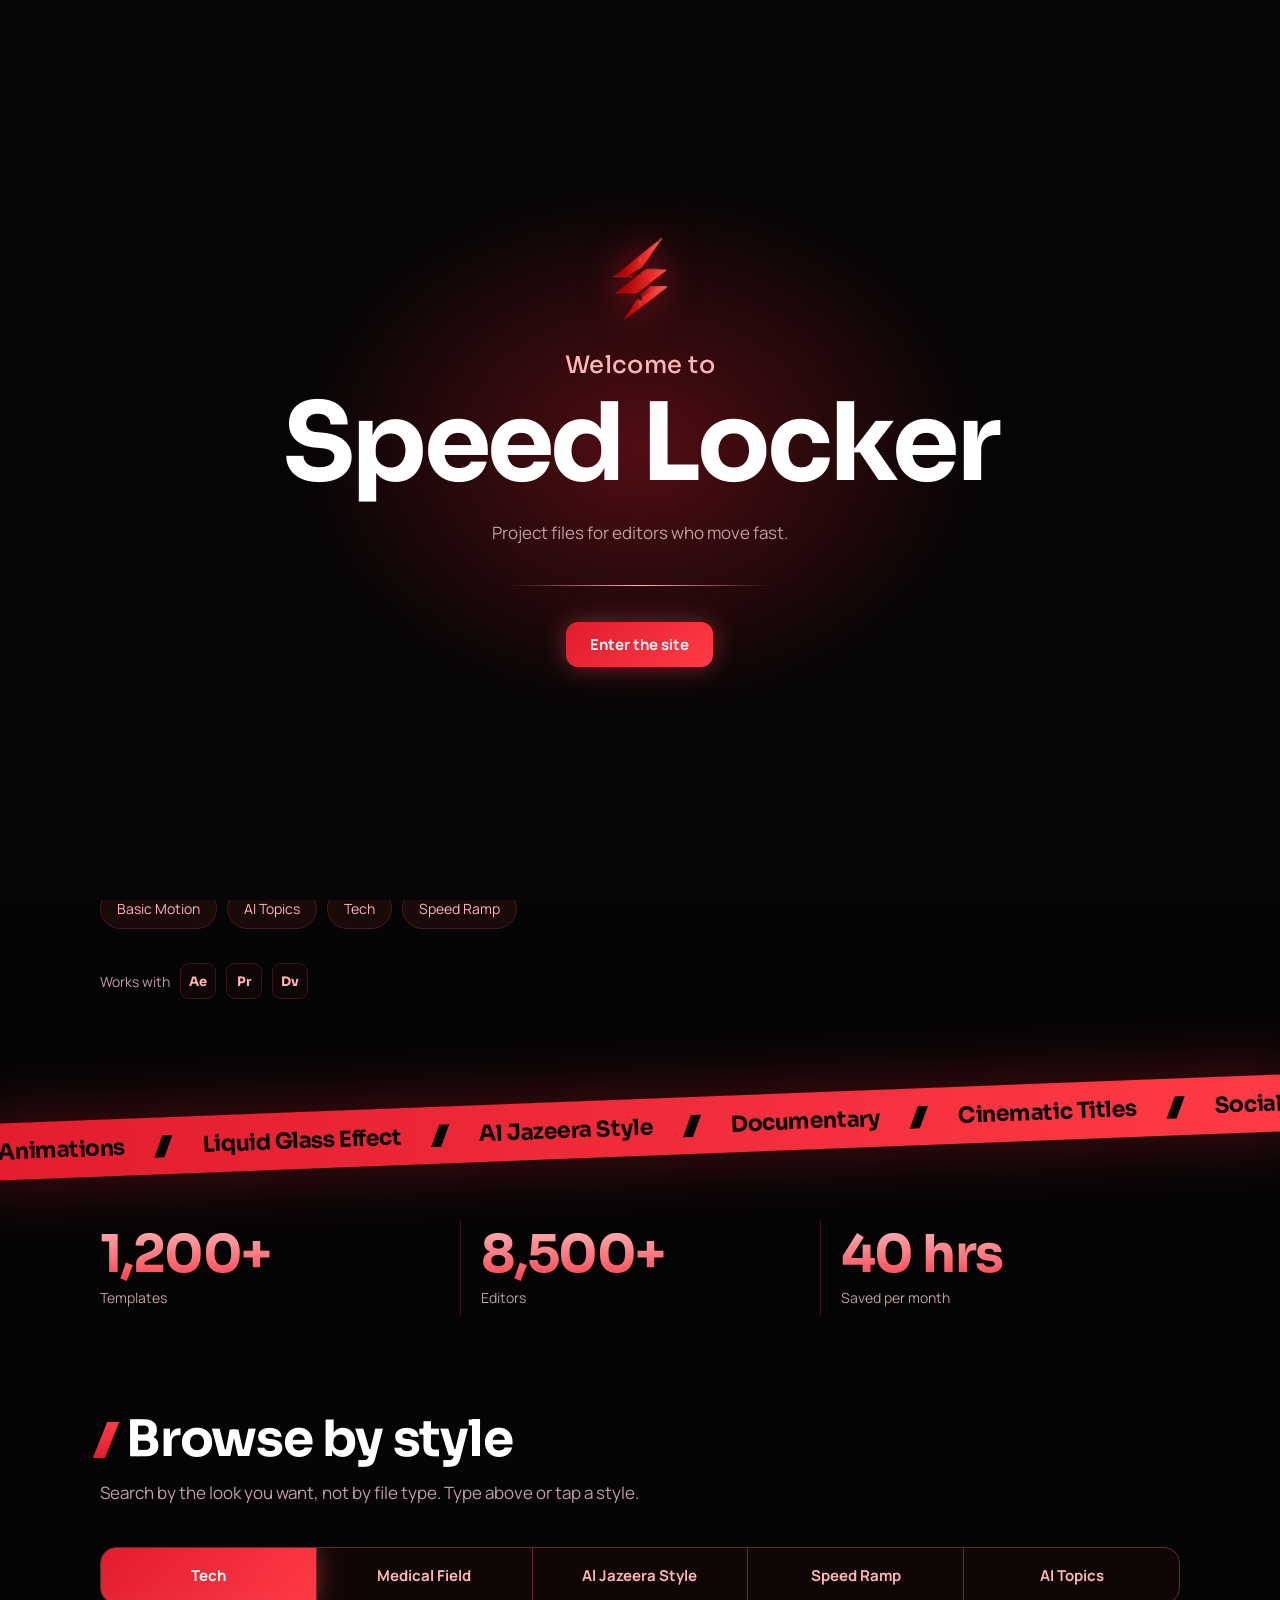
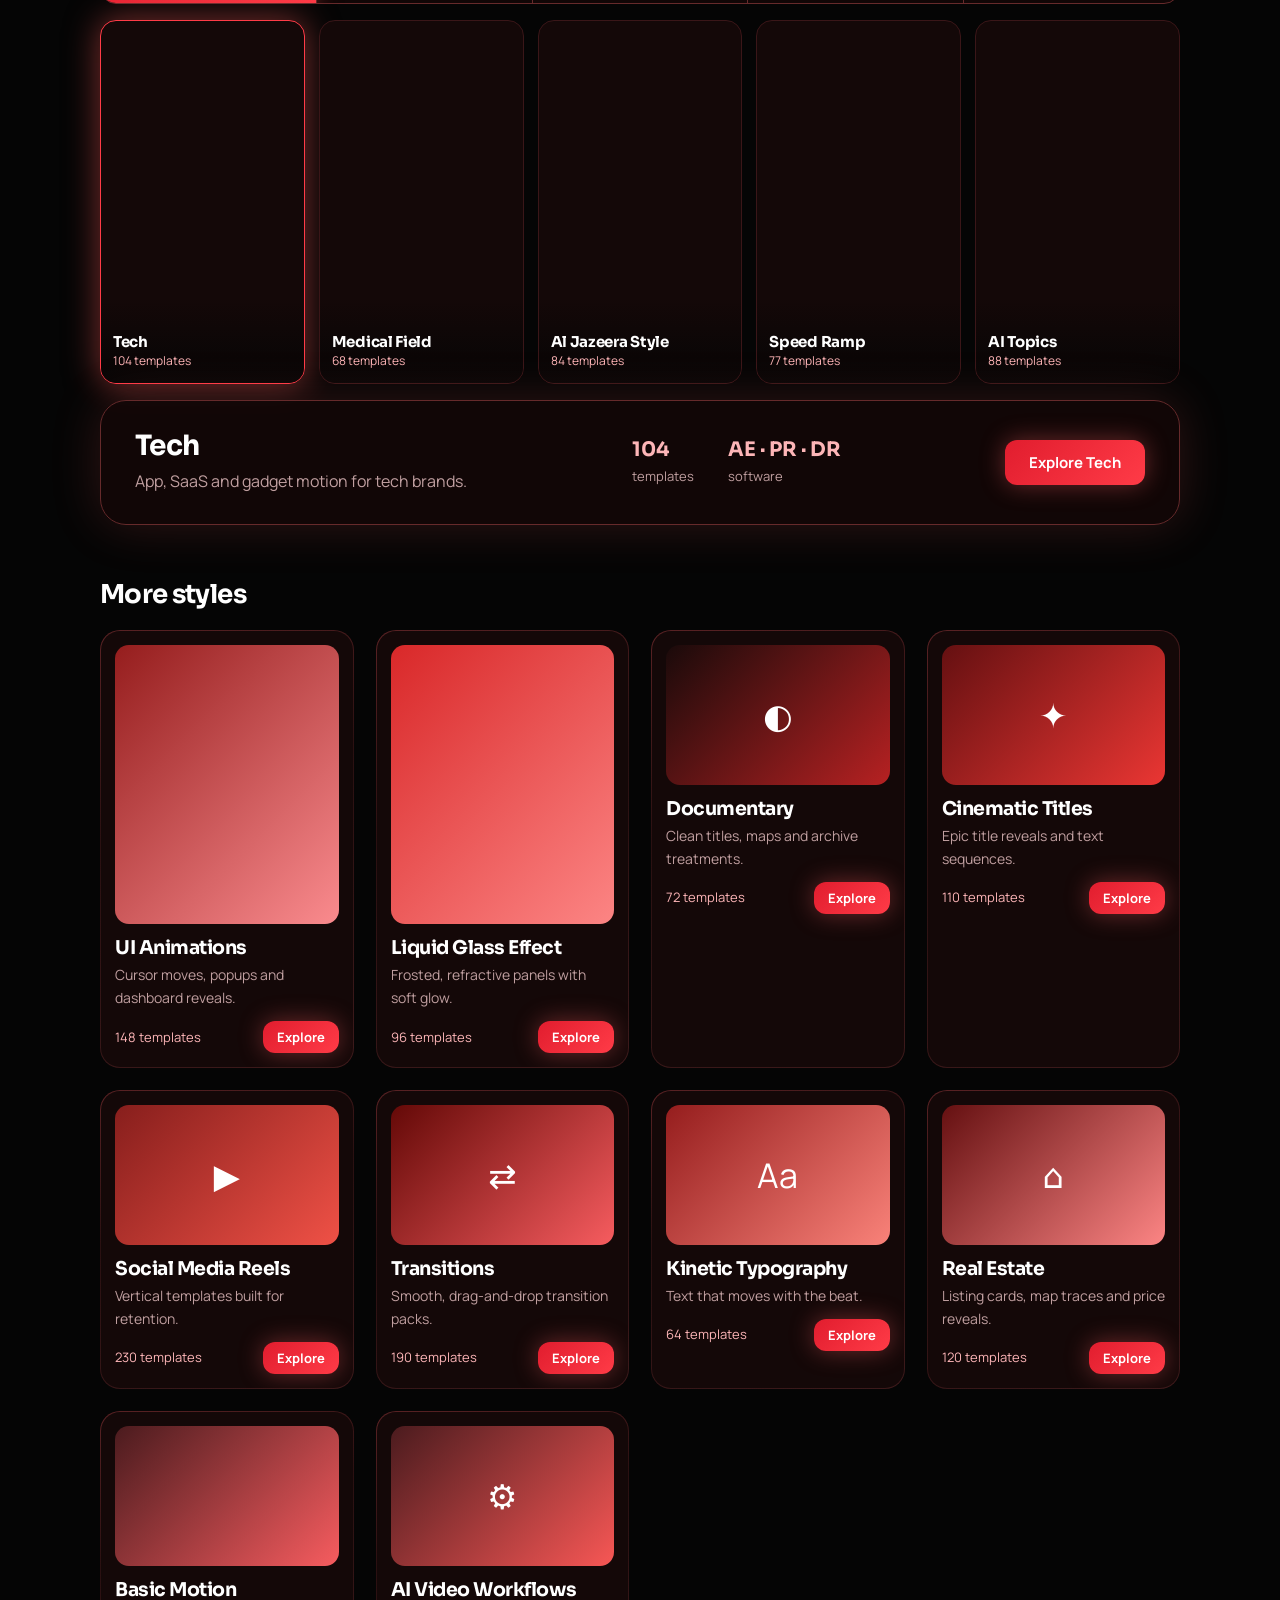
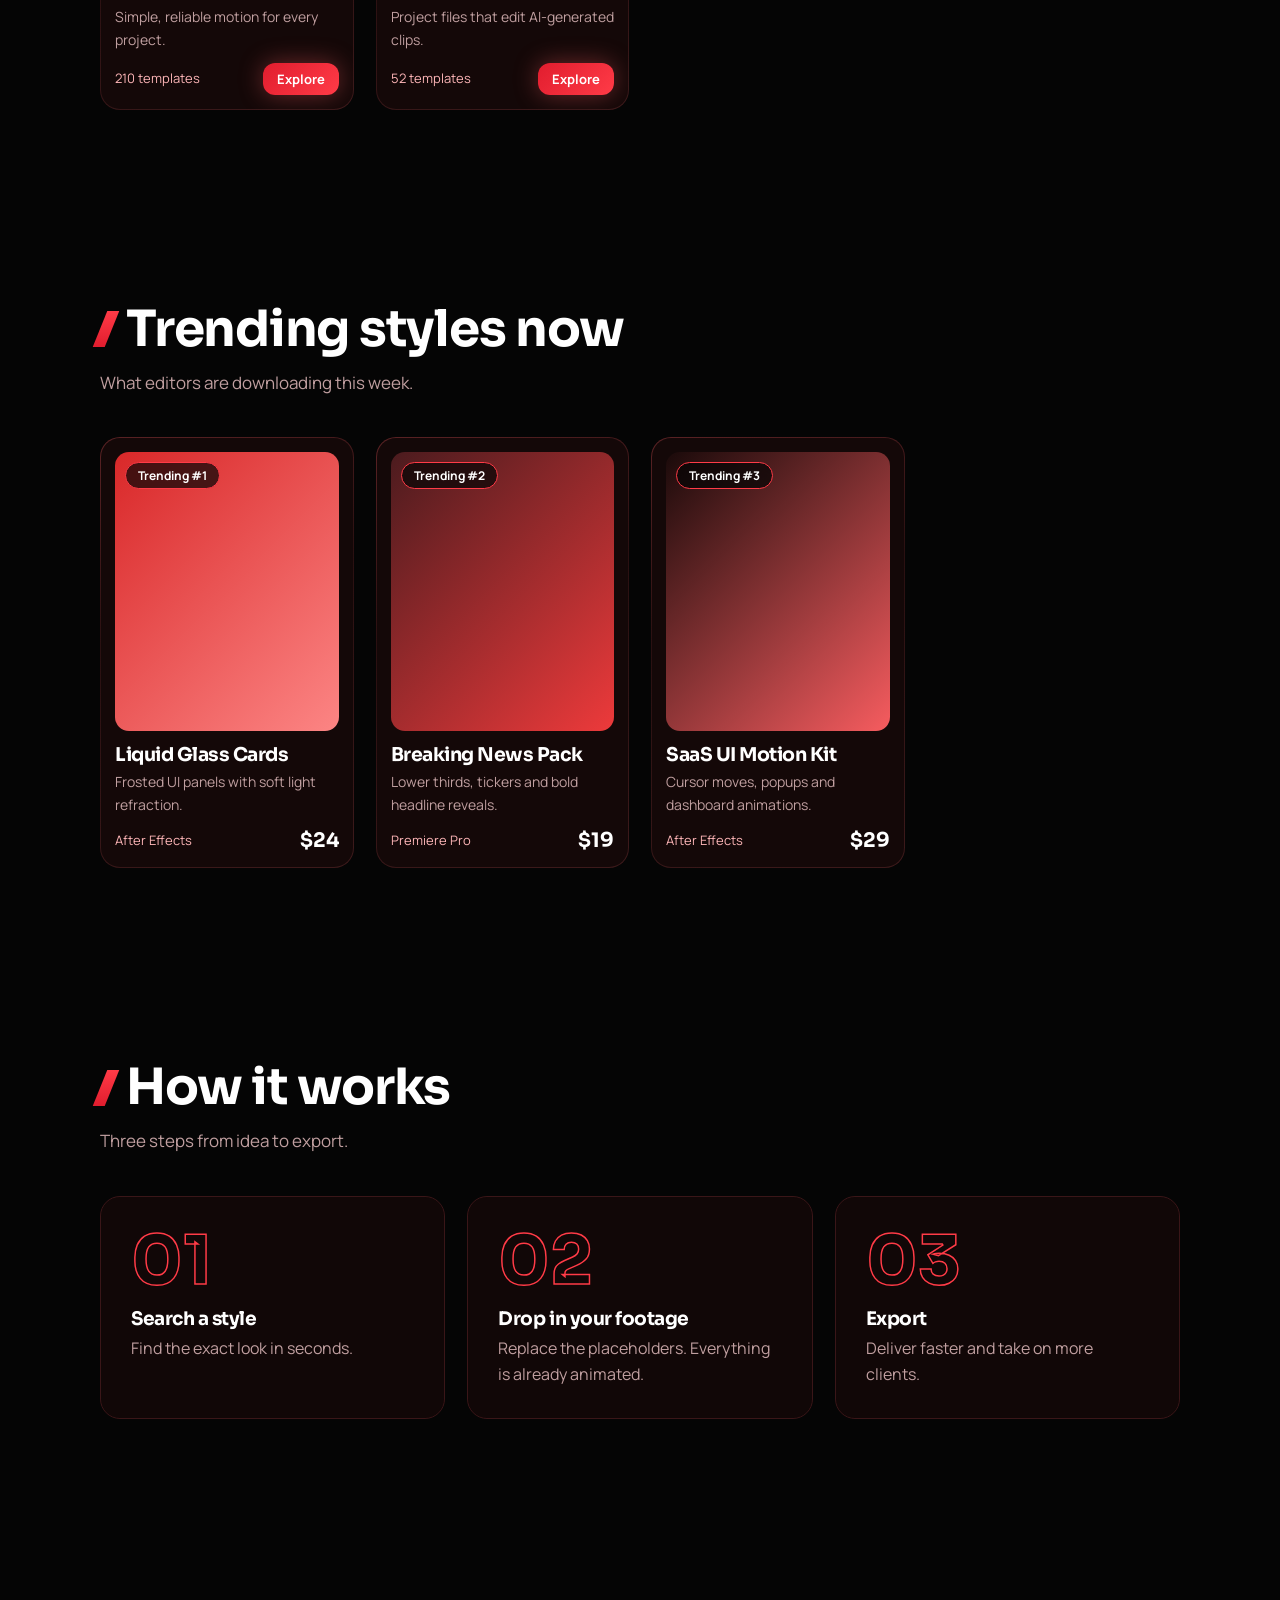
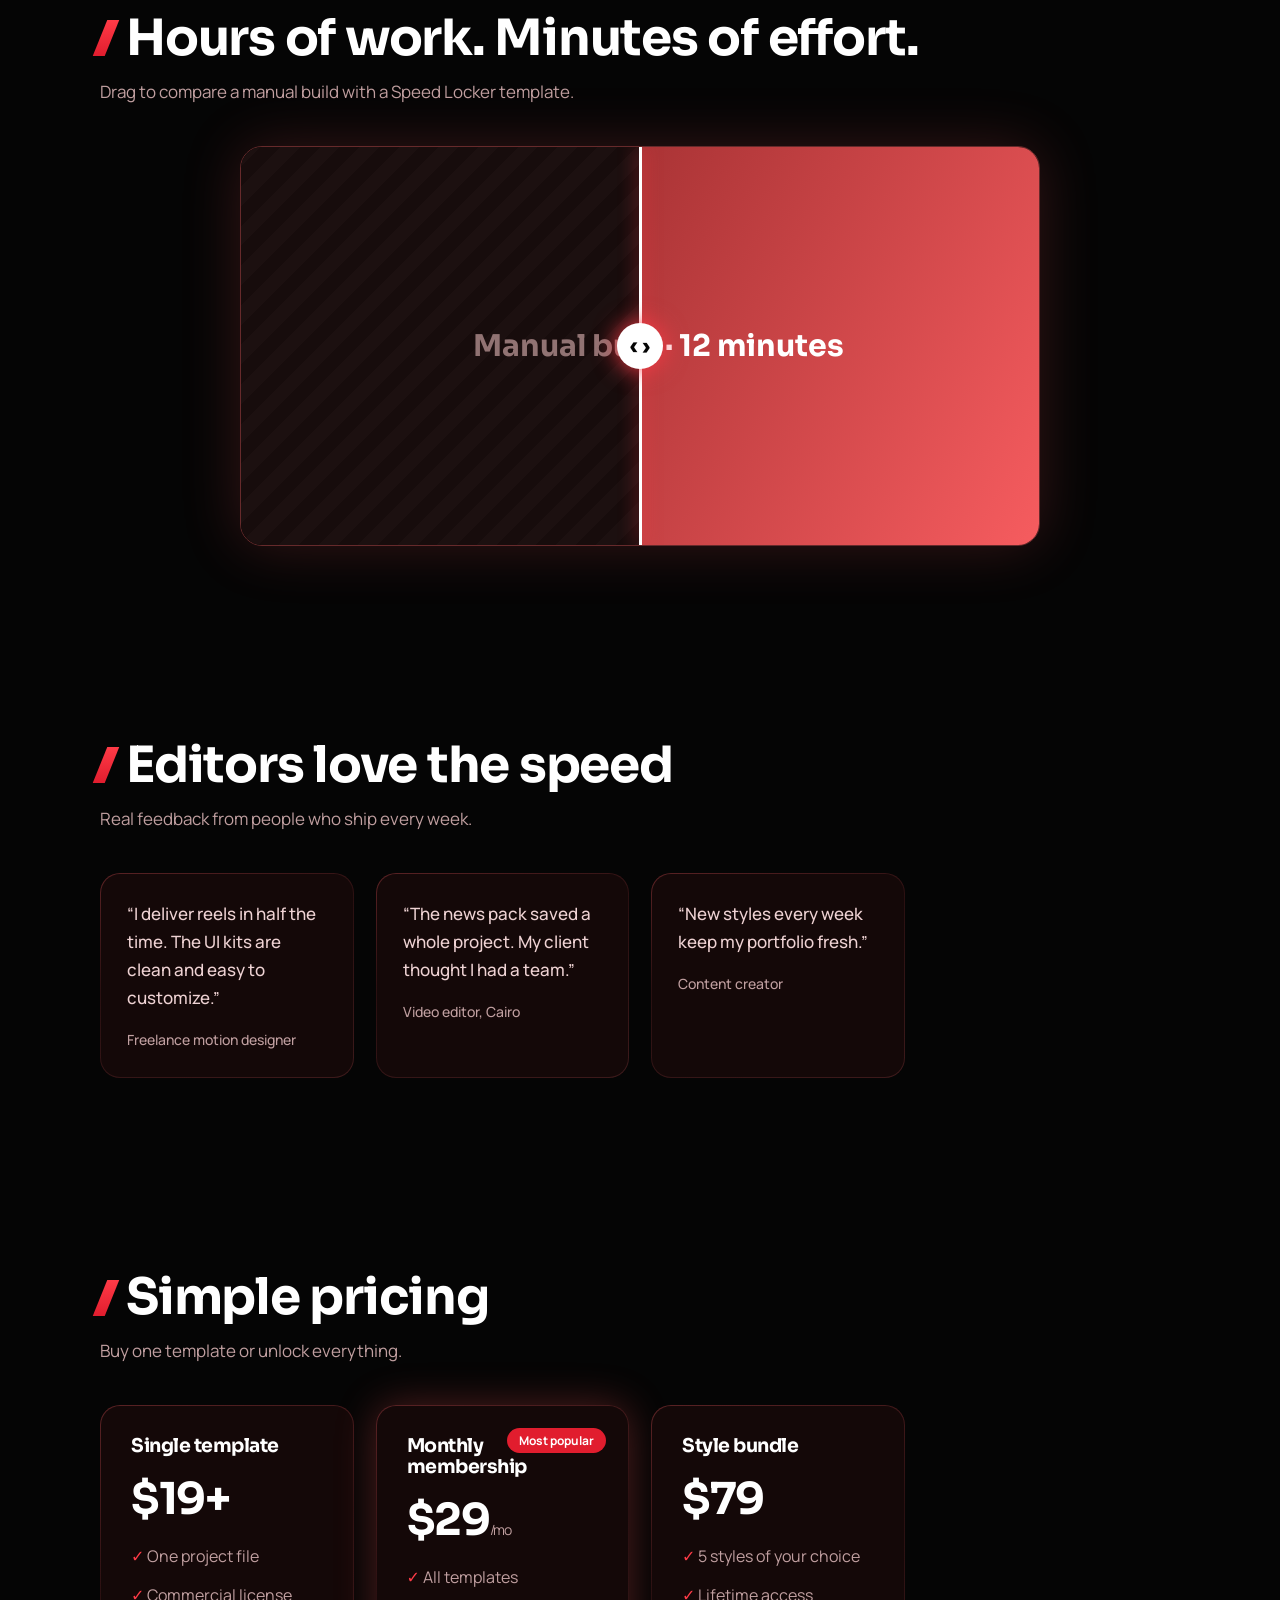
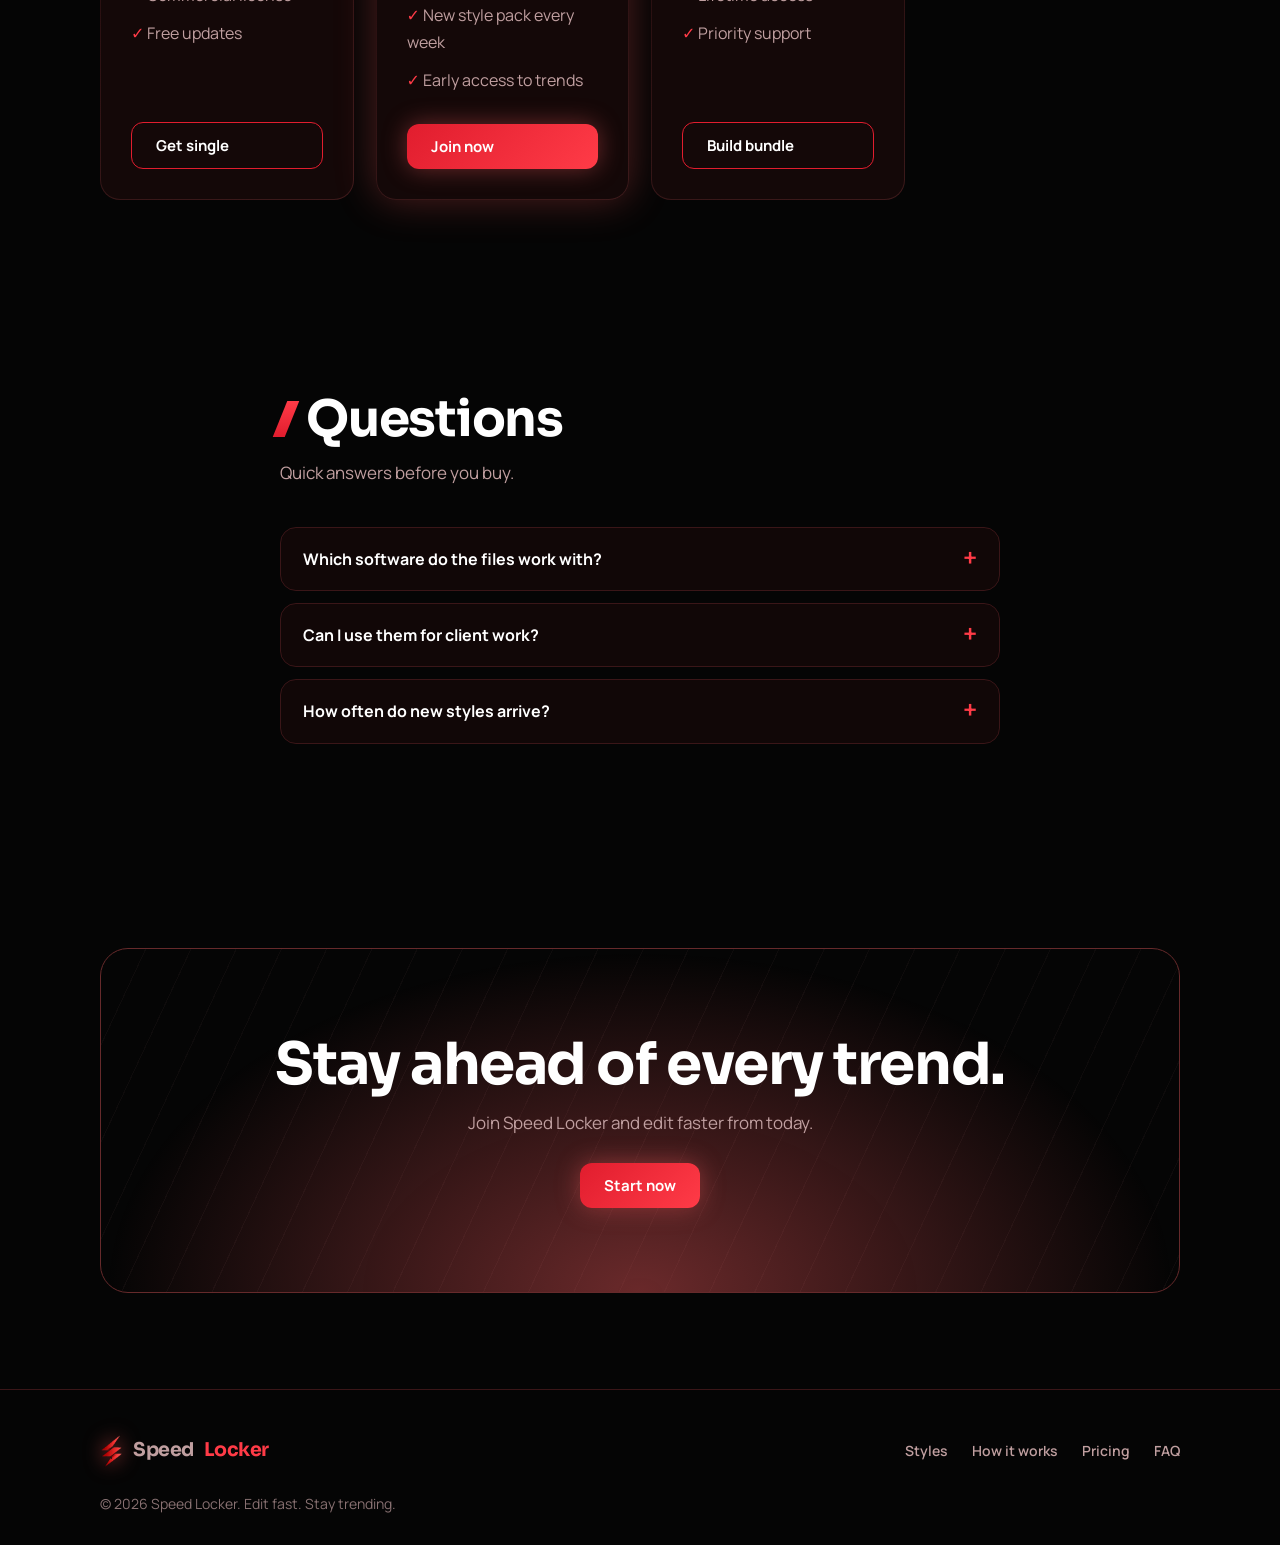
<file: index.html>
<!DOCTYPE html>
<html lang="en" class="lock">
<head>
<meta charset="utf-8">
<meta name="viewport" content="width=device-width, initial-scale=1, viewport-fit=cover">
<title>Speed Locker – Project files for editors who move fast</title>
<link href="https://fonts.googleapis.com/css2?family=Sora:wght@500;600;700&family=Manrope:wght@400;500;600;700&display=swap" rel="stylesheet">
<link rel="stylesheet" href="css/styles.css">
<noscript><style>#intro{display:none}html.lock{overflow:auto}</style></noscript>
</head>
<body>
<div class="bg" aria-hidden="true"><i></i><i></i><u></u></div><div id="prog"></div>
<nav><div class="wrap"><a class="logo" href="#top"><img src="assets/logo.png" alt="">Speed <b>Locker</b></a>
<ul><li><a href="#styles">Styles</a></li><li><a href="#how">How it works</a></li><li><a href="#pricing">Pricing</a></li><li><a href="#faq">FAQ</a></li></ul>
<a class="btn" href="account.html">Sign in</a></div></nav>

<header class="hero" id="top"><div class="wrap">
<span class="tag">New styles drop every week</span>
<h1><span class="ln">Edit at the speed of</span><span class="ln">every trend.</span></h1>
<p>Project files for After Effects, Premiere Pro and DaVinci Resolve. Drop in your footage and ship complex edits in minutes.</p>
<div class="search">
<svg viewBox="0 0 24 24" fill="none" stroke="currentColor" stroke-width="2"><circle cx="11" cy="11" r="7"/><path d="m20 20-3.5-3.5"/></svg>
<input id="q" type="search" autocomplete="off" placeholder="Search a style: liquid glass, real estate, medical, AI…" aria-label="Search styles">
<div id="sug"></div></div>
<div class="chips" id="chips"></div>
<div class="sw"><span>Works with</span><b>Ae</b><b>Pr</b><b>Dv</b></div>
</div></header>
<div class="band" aria-hidden="true"><div class="mq" id="mq"></div></div>

<div class="wrap"><div class="stats"><div><b data-count="1200" data-s="+">1,200+</b><span>Templates</span></div><div><b data-count="8500" data-s="+">8,500+</b><span>Editors</span></div><div><b data-count="40" data-s=" hrs">40 hrs</b><span>Saved per month</span></div></div></div>

<section id="styles"><div class="wrap">
<h2 class="rv">Browse by style</h2>
<p class="sub rv">Search by the look you want, not by file type. Type above or tap a style.</p>
<div id="showcase"><div class="seg" id="seg"></div><div class="five" id="five"></div><div class="panel" id="panel"></div></div>
<h3 id="more">More styles</h3>
<div class="grid" id="grid"></div>
<div id="none">No style found. Try “glass”, “news” or “titles”.</div>
</div></section>

<section><div class="wrap">
<h2 class="rv">Trending styles now</h2>
<p class="sub rv">What editors are downloading this week.</p>
<div class="grid">
<div class="card rv"><span class="hot">Trending #1</span><div class="thumb v" style="--c1:#D92829;--c2:#FC8584"><video data-v="1" muted loop autoplay playsinline></video></div><h3>Liquid Glass Cards</h3><p>Frosted UI panels with soft light refraction.</p><div class="meta"><span>After Effects</span><b>$24</b></div></div>
<div class="card rv"><span class="hot">Trending #2</span><div class="thumb v" style="--c1:#4B1B1E;--c2:#ED3A3B"><video data-v="3" muted loop autoplay playsinline></video></div><h3>Breaking News Pack</h3><p>Lower thirds, tickers and bold headline reveals.</p><div class="meta"><span>Premiere Pro</span><b>$19</b></div></div>
<div class="card rv"><span class="hot">Trending #3</span><div class="thumb v" style="--c1:#1A0A0A;--c2:#F65C5F"><video data-v="2" muted loop autoplay playsinline></video></div><h3>SaaS UI Motion Kit</h3><p>Cursor moves, popups and dashboard animations.</p><div class="meta"><span>After Effects</span><b>$29</b></div></div>
</div></div></section>

<section id="how"><div class="wrap">
<h2 class="rv">How it works</h2><p class="sub rv">Three steps from idea to export.</p>
<div class="steps">
<div class="step rv"><i>01</i><h3>Search a style</h3><p>Find the exact look in seconds.</p></div>
<div class="step rv"><i>02</i><h3>Drop in your footage</h3><p>Replace the placeholders. Everything is already animated.</p></div>
<div class="step rv"><i>03</i><h3>Export</h3><p>Deliver faster and take on more clients.</p></div>
</div></div></section>

<section><div class="wrap">
<h2 class="rv">Hours of work. Minutes of effort.</h2><p class="sub rv">Drag to compare a manual build with a Speed Locker template.</p>
<div class="ba rv" style="margin:0 auto"><div class="a">Manual build · 4 hours</div><div class="b" id="bb">With template · 12 minutes</div><span class="bar" id="bar"></span><input type="range" id="rg" min="0" max="100" value="50" aria-label="Compare"></div>
</div></section>

<section><div class="wrap">
<h2 class="rv">Editors love the speed</h2><p class="sub rv">Real feedback from people who ship every week.</p>
<div class="grid">
<div class="card quote rv">“I deliver reels in half the time. The UI kits are clean and easy to customize.”<small>Freelance motion designer</small></div>
<div class="card quote rv">“The news pack saved a whole project. My client thought I had a team.”<small>Video editor, Cairo</small></div>
<div class="card quote rv">“New styles every week keep my portfolio fresh.”<small>Content creator</small></div>
</div></div></section>

<section id="pricing"><div class="wrap">
<h2 class="rv">Simple pricing</h2><p class="sub rv">Buy one template or unlock everything.</p>
<div class="grid">
<div class="card price rv"><h3>Single template</h3><div class="amt">$19+</div><ul><li>One project file</li><li>Commercial license</li><li>Free updates</li></ul><a class="btn ghost" href="account.html?plan=single">Get single</a></div>
<div class="card price pop rv"><h3>Monthly membership</h3><div class="amt">$29<small style="font:14px Manrope;color:var(--mut)">/mo</small></div><ul><li>All templates</li><li>New style pack every week</li><li>Early access to trends</li></ul><a class="btn" href="account.html?plan=monthly">Join now</a></div>
<div class="card price rv"><h3>Style bundle</h3><div class="amt">$79</div><ul><li>5 styles of your choice</li><li>Lifetime access</li><li>Priority support</li></ul><a class="btn ghost" href="account.html?plan=bundle">Build bundle</a></div>
</div></div></section>

<section id="faq"><div class="wrap" style="max-width:760px">
<h2 class="rv">Questions</h2><p class="sub rv">Quick answers before you buy.</p>
<details><summary>Which software do the files work with?</summary><p>After Effects, Premiere Pro and DaVinci Resolve. Each template lists its compatible versions.</p></details>
<details><summary>Can I use them for client work?</summary><p>Yes. Every purchase includes a commercial license.</p></details>
<details><summary>How often do new styles arrive?</summary><p>Members get a fresh style pack every week.</p></details>
</div></section>

<section id="cta"><div class="wrap"><div class="cta rv"><h2>Stay ahead of every trend.</h2><p class="sub" style="margin:0 auto 26px">Join Speed Locker and edit faster from today.</p><a class="btn" href="#pricing">Start now</a></div></div></section>
<footer><div class="wrap"><div class="fw"><a class="logo" href="#top"><img src="assets/logo.png" alt="">Speed <b>Locker</b></a><div class="fl"><a href="#styles">Styles</a><a href="#how">How it works</a><a href="#pricing">Pricing</a><a href="#faq">FAQ</a></div></div><div class="cp">© 2026 Speed Locker. Edit fast. Stay trending.</div></div></footer>

<div id="intro" role="dialog" aria-label="Welcome to Speed Locker">
<i class="st"></i><i class="st"></i><i class="st"></i>
<div class="in-c">
<img id="inLogo" alt="">
<p class="in-ar">Welcome to</p>
<div class="in-t">Speed Locker</div>
<p class="in-s">Project files for editors who move fast.</p>
<i class="in-line"></i>
<button class="btn" id="inGo" type="button">Enter the site</button>
</div></div>
<div id="bolt3d" aria-hidden="true"><div class="b-glow"></div><canvas id="boltCv"></canvas></div>
<script src="js/data.js"></script>
<script src="js/main.js"></script>
<script src="js/bolt.js"></script>
<script src="js/intro.js"></script>
<script src="js/effects.js"></script>
</body>
</html>
</file>
<file: css/styles.css>
:root{color-scheme:dark;--bg:#050505;--surf:#140808;--p:#E11D2E;--glow:#FF3B47;--lav:#FDB5B7;--tx:#FFFFFF;--mut:#C09FA0;--line:#3A1618;box-sizing:border-box;padding-top:env(safe-area-inset-top,0px);padding-bottom:env(safe-area-inset-bottom,0px)}
*,*::before,*::after{box-sizing:inherit}
html{scroll-behavior:smooth;scroll-padding-top:calc(env(safe-area-inset-top,0px) + 76px)}
body{margin:0;background:var(--bg);color:var(--tx);font:16px/1.65 Manrope,system-ui,sans-serif;overflow-x:hidden}
h1,h2,h3,.logo{font-family:Sora,Manrope,sans-serif;margin:0;line-height:1.1;letter-spacing:-.025em}
a{color:inherit;text-decoration:none}
:focus-visible{outline:2px solid var(--lav);outline-offset:3px}
.wrap{max-width:1120px;margin:auto;padding:0 20px}
section{padding:96px 0}
h2{font-size:clamp(30px,4.4vw,50px);margin:0 0 12px;display:flex;align-items:center;gap:14px}
h2::before{content:"";flex:none;width:12px;height:.72em;background:linear-gradient(var(--glow),var(--p));transform:skewX(-22deg)}
.sub{color:var(--mut);max-width:560px;margin:0 0 40px;font-size:17px}
.bg{position:fixed;inset:0;z-index:-1;overflow:hidden;pointer-events:none}
.bg i{position:absolute;width:70vmax;height:70vmax;border-radius:50%;will-change:transform;background:radial-gradient(closest-side,rgba(225,29,46,.24),transparent 70%)}
.bg i:nth-child(1){left:-25vmax;top:-30vmax;animation:dr1 22s ease-in-out infinite alternate}
.bg i:nth-child(2){right:-30vmax;bottom:-35vmax;background:radial-gradient(closest-side,rgba(255,59,71,.15),transparent 70%);animation:dr2 28s ease-in-out infinite alternate}
.bg u{position:absolute;inset:0;background:repeating-linear-gradient(115deg,transparent 0 72px,rgba(253,181,183,.04) 72px 73px);-webkit-mask:radial-gradient(ellipse at 50% 25%,#000,transparent 78%);mask:radial-gradient(ellipse at 50% 25%,#000,transparent 78%)}
@keyframes dr1{to{transform:translate(18vmax,12vmax)}}@keyframes dr2{to{transform:translate(-16vmax,-10vmax)}}
#prog{position:fixed;left:0;top:0;right:0;height:3px;z-index:30;background:linear-gradient(90deg,var(--p),var(--glow),var(--lav));transform:scaleX(0);transform-origin:0 50%}
nav{position:sticky;top:env(safe-area-inset-top,0px);z-index:20;background:rgba(5,5,5,.7);-webkit-backdrop-filter:blur(16px);backdrop-filter:blur(16px);border-bottom:1px solid transparent;transition:.3s}
nav.sm{background:rgba(5,5,5,.88);border-bottom-color:var(--line)}
nav .wrap{display:flex;align-items:center;justify-content:space-between;height:72px;transition:height .3s}
nav.sm .wrap{height:60px}
.logo{font-weight:700;font-size:19px;display:flex;align-items:center;gap:10px}.logo b{color:var(--glow)}.logo img{height:34px;width:auto;filter:drop-shadow(0 0 10px rgba(247,87,85,.7))}
nav ul{display:flex;gap:30px;list-style:none;margin:0;padding:0;color:var(--mut);font-size:14px;font-weight:600}
nav ul a{position:relative;padding:6px 0;transition:color .2s}
nav ul a::after{content:"";position:absolute;left:0;right:0;bottom:0;height:2px;background:var(--glow);transform:scaleX(0);transform-origin:0 50%;transition:transform .25s}
nav ul a:hover{color:#fff}nav ul a:hover::after{transform:scaleX(1)}
.btn{display:inline-block;background:linear-gradient(135deg,var(--p),var(--glow));color:#fff;padding:12px 24px;border-radius:12px;border:0;cursor:pointer;font:700 15px Manrope;box-shadow:0 0 24px rgba(246,92,95,.4);transition:.25s}
.btn:hover{transform:translateY(-2px);box-shadow:0 0 40px rgba(247,87,85,.7)}
.btn.ghost{background:transparent;border:1px solid var(--p);box-shadow:none}.btn.ghost:hover{background:rgba(225,29,46,.15)}
.hero{position:relative;padding:120px 0 90px}
.hero::before{content:"";position:absolute;inset:0;pointer-events:none;background:radial-gradient(460px circle at var(--mx,72%) var(--my,22%),rgba(255,59,71,.16),transparent 62%)}
.hero .wrap{position:relative}
.tag{display:inline-flex;align-items:center;gap:10px;border:1px solid #662A2B;background:rgba(20,8,8,.7);color:var(--lav);padding:6px 16px 6px 12px;border-radius:99px;font-size:13px;font-weight:600;margin-bottom:26px}
.tag::before{content:"";width:8px;height:8px;border-radius:50%;background:var(--glow);animation:pulse 1.8s ease-out infinite}
@keyframes pulse{0%{box-shadow:0 0 0 0 rgba(255,59,71,.7)}100%{box-shadow:0 0 0 12px rgba(255,59,71,0)}}
.hero h1{font-size:clamp(44px,7.6vw,96px);max-width:760px;margin:0 0 24px;line-height:1.02;letter-spacing:-.04em}
.hero h1 .ln{display:block}
.hero h1 span{background:linear-gradient(100deg,var(--lav) 20%,#fff 40%,var(--glow) 60%,var(--lav) 80%);background-size:250% 100%;-webkit-background-clip:text;background-clip:text;color:transparent;animation:shine 6s ease-in-out infinite}
@keyframes shine{0%,100%{background-position:100% 0}50%{background-position:0 0}}
.hero p{color:var(--mut);max-width:520px;margin:0 0 36px;font-size:19px}
.search{max-width:600px;position:relative}
.search input{width:100%;padding:19px 22px 19px 54px;border-radius:16px;border:1px solid #471D1E;background:rgba(20,8,8,.85);color:#fff;font:500 16px Manrope;outline:none;transition:.25s}
.search input:focus{border-color:var(--glow);box-shadow:0 0 0 4px rgba(247,87,85,.2),0 0 40px rgba(247,87,85,.45)}
.search svg{position:absolute;left:19px;top:50%;transform:translateY(-50%);width:20px;color:var(--lav)}
#sug{position:absolute;left:0;right:0;top:calc(100% + 6px);background:var(--surf);border:1px solid #471D1E;border-radius:14px;text-align:left;overflow:hidden;display:none;z-index:5}
#sug div{padding:12px 20px;cursor:pointer;color:var(--lav)}#sug div:hover{background:#301213}
.chips{display:flex;flex-wrap:wrap;gap:10px;max-width:640px;margin-top:22px}
.chip{background:rgba(32,12,12,.8);border:1px solid #471D1E;color:var(--lav);padding:8px 16px;border-radius:99px;font-size:14px;cursor:pointer;transition:.2s}
.chip:hover,.chip.on{background:var(--p);color:#fff;border-color:var(--glow);box-shadow:0 0 18px rgba(246,92,95,.6)}
.sw{display:flex;align-items:center;gap:10px;margin-top:34px;color:var(--mut);font-size:14px}
.sw b{display:grid;place-items:center;width:36px;height:36px;border:1px solid var(--line);border-radius:9px;background:rgba(20,8,8,.7);font:700 13px Sora;color:var(--lav)}
.band{transform:rotate(-2.2deg);margin:10px -30px 30px;background:linear-gradient(90deg,var(--p),var(--glow));padding:15px 0;overflow:hidden;box-shadow:0 0 70px rgba(225,29,46,.35)}
.mq{display:flex;align-items:center;gap:34px;width:max-content;animation:mq 38s linear infinite;font:700 22px Sora;letter-spacing:-.02em;color:#050505;white-space:nowrap}
.band:hover .mq{animation-play-state:paused}
.mq i{width:10px;height:22px;background:#050505;transform:skewX(-22deg);flex:none}
@keyframes mq{to{transform:translateX(-50%)}}
.stats{display:grid;grid-template-columns:repeat(3,1fr);padding:34px 0 0}
.stats div{padding:6px 20px;border-left:1px solid var(--line)}.stats div:first-child{border-left:0;padding-left:0}
.stats b{display:block;font:700 clamp(30px,5vw,52px)/1.1 Sora;letter-spacing:-.03em;background:linear-gradient(var(--lav),var(--glow));-webkit-background-clip:text;background-clip:text;color:transparent}
.stats span{color:var(--mut);font-size:14px}
.grid{display:grid;grid-template-columns:repeat(auto-fill,minmax(250px,1fr));gap:22px}
.card,.step,.panel,details{--mx:50%;--my:0}
.card{position:relative;background:linear-gradient(var(--surf),var(--surf)) padding-box,linear-gradient(160deg,#5A2224,#2A1011 40%,#3D1A1B) border-box;border:1px solid transparent;border-radius:20px;padding:14px;transition:transform .3s,box-shadow .3s;overflow:hidden}
.card::before,.step::before,.panel::before{content:"";position:absolute;inset:0;pointer-events:none;opacity:0;transition:opacity .3s;background:radial-gradient(280px circle at var(--mx) var(--my),rgba(255,59,71,.2),transparent 62%)}
.card:hover::before,.step:hover::before,.panel:hover::before{opacity:1}
.card:hover{transform:translateY(-6px);box-shadow:0 14px 44px rgba(246,92,95,.3)}
.thumb{aspect-ratio:16/10;border-radius:14px;margin-bottom:14px;display:grid;place-items:center;font-size:34px;background:linear-gradient(135deg,var(--c1),var(--c2));position:relative;overflow:hidden}
.thumb::after{content:"";position:absolute;inset:0;background:linear-gradient(110deg,transparent 30%,rgba(255,255,255,.18) 50%,transparent 70%);transform:translateX(-100%);transition:.7s}
.card:hover .thumb::after{transform:translateX(100%)}
.card h3{font-size:19px;margin-bottom:4px}.card p{margin:0 0 12px;color:var(--mut);font-size:14px}
.meta{display:flex;justify-content:space-between;align-items:center;font-size:13px;color:var(--lav)}.meta b{font:700 20px Sora;color:#fff}
.hot{position:absolute;top:24px;left:24px;background:rgba(5,5,5,.7);-webkit-backdrop-filter:blur(8px);backdrop-filter:blur(8px);border:1px solid var(--glow);color:#fff;font:700 12px Manrope;padding:4px 12px;border-radius:99px;z-index:2}
video{width:100%;height:100%;object-fit:cover;display:block}.thumb.v{aspect-ratio:4/5;padding:0}.thumb.vw{aspect-ratio:16/10}
.seg{display:flex;background:rgba(20,8,8,.85);border:1px solid #662A2B;border-radius:16px;overflow:hidden;margin-bottom:16px}
.seg button{flex:1;background:transparent;border:0;border-left:1px solid #662A2B;color:var(--lav);font:700 15px Manrope;padding:17px 10px;cursor:pointer;transition:.25s}
.seg button:first-child{border-left:0}.seg button:hover{background:#301213}
.seg button.on{background:linear-gradient(135deg,var(--p),var(--glow));color:#fff;box-shadow:0 0 24px rgba(247,87,85,.5)}
.five{display:grid;grid-template-columns:repeat(5,1fr);gap:14px;margin-bottom:16px}
.fc{position:relative;aspect-ratio:9/16;border-radius:16px;overflow:hidden;border:1px solid var(--line);cursor:pointer;background:var(--surf);transition:.3s}
.fc:hover{transform:translateY(-5px)}.fc.on{border-color:var(--glow);box-shadow:0 0 34px rgba(247,87,85,.5)}
.cap{position:absolute;left:0;right:0;bottom:0;padding:34px 12px 12px;background:linear-gradient(transparent,rgba(5,5,5,.92));display:flex;flex-direction:column;font-size:12px;color:var(--lav)}
.cap b{color:#fff;font:700 15px Sora;letter-spacing:-.02em}
.panel{position:relative;overflow:hidden;background:rgba(20,8,8,.85);border:1px solid #662A2B;border-radius:26px;padding:30px 34px;display:flex;align-items:center;justify-content:space-between;gap:24px;flex-wrap:wrap;box-shadow:0 0 50px rgba(246,92,95,.18)}
.panel>*{position:relative}.panel h3{font-size:28px;margin-bottom:6px}.panel p{margin:0;color:var(--mut);max-width:420px}
.pst{display:flex;gap:34px}.pst b{display:block;font:700 20px Sora;color:var(--lav)}.pst span{font-size:13px;color:var(--mut)}
#more{margin:56px 0 20px;font-size:26px}
@media(max-width:760px){.seg{overflow-x:auto}.seg button{flex:0 0 auto;padding:15px 18px;white-space:nowrap}.five{display:flex;overflow-x:auto}.fc{flex:0 0 150px}.panel{padding:22px}}
#none{display:none;text-align:center;color:var(--mut);padding:30px}
.steps{display:grid;grid-template-columns:repeat(auto-fit,minmax(240px,1fr));gap:22px}
.step{position:relative;overflow:hidden;background:rgba(20,8,8,.8);border:1px solid var(--line);border-radius:20px;padding:30px}
.step i{display:block;font:700 68px/1 Sora;font-style:normal;color:transparent;-webkit-text-stroke:1.5px var(--glow);transition:color .3s}
.step:hover i{color:var(--glow)}.step h3{margin:14px 0 6px}.step p{color:var(--mut);margin:0}
.ba{max-width:800px;position:relative;aspect-ratio:16/8;border-radius:22px;overflow:hidden;border:1px solid #662A2B;user-select:none;box-shadow:0 0 60px rgba(246,92,95,.2)}
.ba div{position:absolute;inset:0;display:grid;place-items:center;font:700 clamp(18px,3vw,30px) Sora;text-align:center;padding:0 20px}
.ba .a{background:repeating-linear-gradient(135deg,#1C1010 0 14px,#170C0C 14px 28px);color:#917373}
.ba .b{background:linear-gradient(120deg,#7A1A1B,#F65C5F);clip-path:inset(0 0 0 50%)}
.ba input{position:absolute;inset:0;width:100%;height:100%;opacity:0;cursor:ew-resize;z-index:3}
.ba .bar{position:absolute;top:0;bottom:0;left:50%;width:3px;margin-left:-1.5px;background:#fff;box-shadow:0 0 18px var(--glow);z-index:2;pointer-events:none}
.ba .bar::after{content:"\2039\203A";position:absolute;top:50%;left:50%;width:46px;height:46px;margin:-23px 0 0 -23px;border-radius:50%;background:#fff;color:#050505;display:grid;place-items:center;font:700 22px Sora;letter-spacing:4px;text-indent:4px;box-shadow:0 0 24px var(--glow)}
.quote{font:500 17px/1.65 Manrope;color:#EED2D3;padding:26px}.quote::before{content:"\201C";display:block;font:700 56px/.8 Sora;color:var(--glow);margin-bottom:10px}
.quote small{display:block;color:var(--mut);margin-top:16px;font-size:14px}
.price{display:flex;flex-direction:column;padding:30px}
.price.pop{box-shadow:0 0 40px rgba(247,87,85,.3);animation:pp 3.2s ease-in-out infinite}
@keyframes pp{50%{box-shadow:0 0 70px rgba(247,87,85,.55)}}
.price.pop::after{content:"Most popular";position:absolute;top:22px;right:22px;background:var(--p);color:#fff;font:700 12px Manrope;padding:4px 12px;border-radius:99px}
.price .amt{font:700 44px Sora;margin:10px 0;letter-spacing:-.03em}
.price ul{list-style:none;padding:0;margin:0 0 24px;color:var(--mut);flex:1}
.price li{padding:6px 0}.price li::before{content:"\2713  ";color:var(--glow)}
details{background:rgba(20,8,8,.8);border:1px solid var(--line);border-radius:16px;padding:18px 22px;margin-bottom:12px;transition:border-color .25s}
details[open]{border-color:var(--glow)}
summary{cursor:pointer;font-weight:700;list-style:none;display:flex;justify-content:space-between;gap:16px}
summary::-webkit-details-marker{display:none}
summary::after{content:"+";font:500 24px/1 Sora;color:var(--glow);transition:transform .25s}
details[open] summary::after{transform:rotate(45deg)}
details p{color:var(--mut);margin:12px 0 0}
.cta{position:relative;overflow:hidden;text-align:center;background:radial-gradient(ellipse at 50% 100%,rgba(246,92,95,.42),transparent 70%),repeating-linear-gradient(115deg,transparent 0 40px,rgba(253,181,183,.04) 40px 41px);border:1px solid #662A2B;border-radius:28px;padding:84px 20px}
.cta h2{justify-content:center;font-size:clamp(32px,5vw,58px)}.cta h2::before{display:none}
footer{padding:44px 0 30px;border-top:1px solid var(--line);color:var(--mut);font-size:14px}
.fw{display:flex;align-items:center;justify-content:space-between;gap:20px;flex-wrap:wrap}
.fl{display:flex;gap:24px;font-weight:600}.fl a:hover{color:#fff}
.cp{margin-top:24px;opacity:.7}
.rv{opacity:0;transform:translateY(18px);transition:opacity .7s,transform .7s}.rv.in{opacity:1;transform:none}
@media(max-width:700px){nav ul{display:none}section{padding:64px 0}.hero{padding:80px 0 60px}.stats div{padding:6px 12px}.band{margin-left:-40px;margin-right:-40px}}
@media(prefers-reduced-motion:reduce){*{animation:none!important;transition:none!important}}

/* ===== 3D scroll-following bolt ===== */
#bolt3d{position:fixed;left:0;top:0;width:280px;height:420px;z-index:6;pointer-events:none;transform-origin:50% 50%;will-change:transform;opacity:0;transition:opacity .9s ease;contain:layout style}
#bolt3d.on{opacity:1}
#bolt3d .b-glow{position:absolute;left:-45%;top:-15%;width:190%;height:130%;background:radial-gradient(closest-side,rgba(255,59,71,.42),rgba(225,29,46,.14) 55%,transparent 75%)}
#bolt3d canvas{position:absolute;left:-70px;top:-70px;width:420px;height:560px;display:block}
@media(max-width:700px){#bolt3d{opacity:.92}}
@media print{#bolt3d{display:none}}

/* ===== Welcome screen ===== */
html.lock{overflow:hidden}
#intro{position:fixed;inset:0;z-index:100;display:grid;place-items:center;text-align:center;overflow:hidden;background:#070505;transition:background-color .45s,backdrop-filter .6s,-webkit-backdrop-filter .6s,opacity .35s .35s}
#intro.out{background-color:rgba(7,5,5,0);-webkit-backdrop-filter:blur(18px);backdrop-filter:blur(18px);opacity:0;pointer-events:none}
#intro .in-c{position:relative;z-index:1;padding:24px;transition:opacity .3s,filter .4s,transform .5s;animation:inUp .7s cubic-bezier(.2,.7,.2,1) backwards}
#intro.out .in-c{opacity:0;filter:blur(14px);transform:scale(1.04)}
#intro .in-c::before{content:"";position:absolute;left:50%;top:50%;width:min(900px,150vw);height:min(700px,110vw);transform:translate(-50%,-50%);background:radial-gradient(closest-side,rgba(225,29,46,.34),transparent 75%);z-index:-1;pointer-events:none}
#intro img{display:block;margin:0 auto;height:92px;width:auto;filter:drop-shadow(0 0 18px rgba(225,29,46,.55))}
.in-ar{font:500 clamp(18px,2.4vw,24px)/1.4 Sora,Manrope,sans-serif;letter-spacing:.02em;color:var(--lav);margin:24px 0 0}
.in-t{font:700 clamp(44px,9vw,108px)/1.04 Sora,Manrope,sans-serif;letter-spacing:-.035em;color:#fff;margin:4px 0 0}
.in-s{color:var(--mut);margin:20px 0 0;font-size:17px}
.in-line{display:block;width:min(260px,60vw);height:1px;margin:38px auto 36px;background:linear-gradient(90deg,transparent,var(--lav),transparent);animation:inLine .5s cubic-bezier(.2,.7,.2,1) .15s backwards}
@keyframes inUp{from{opacity:0;filter:blur(14px);transform:scale(.97)}}
@keyframes inLine{from{transform:scaleX(0)}}
#intro .st{position:absolute;left:0;width:42vw;height:2px;background:linear-gradient(90deg,transparent,var(--glow),transparent);opacity:0;animation:stk 2.6s ease-in-out infinite}#intro .st:nth-child(1){top:24%}#intro .st:nth-child(2){top:58%;animation-delay:.9s}#intro .st:nth-child(3){top:81%;animation-delay:1.7s}@keyframes stk{0%{transform:translateX(-50vw);opacity:0}30%{opacity:.9}100%{transform:translateX(110vw);opacity:0}}
#intro,#intro *{-webkit-tap-highlight-color:transparent}
#intro :focus,#intro :focus-visible{outline:none}
</file>
